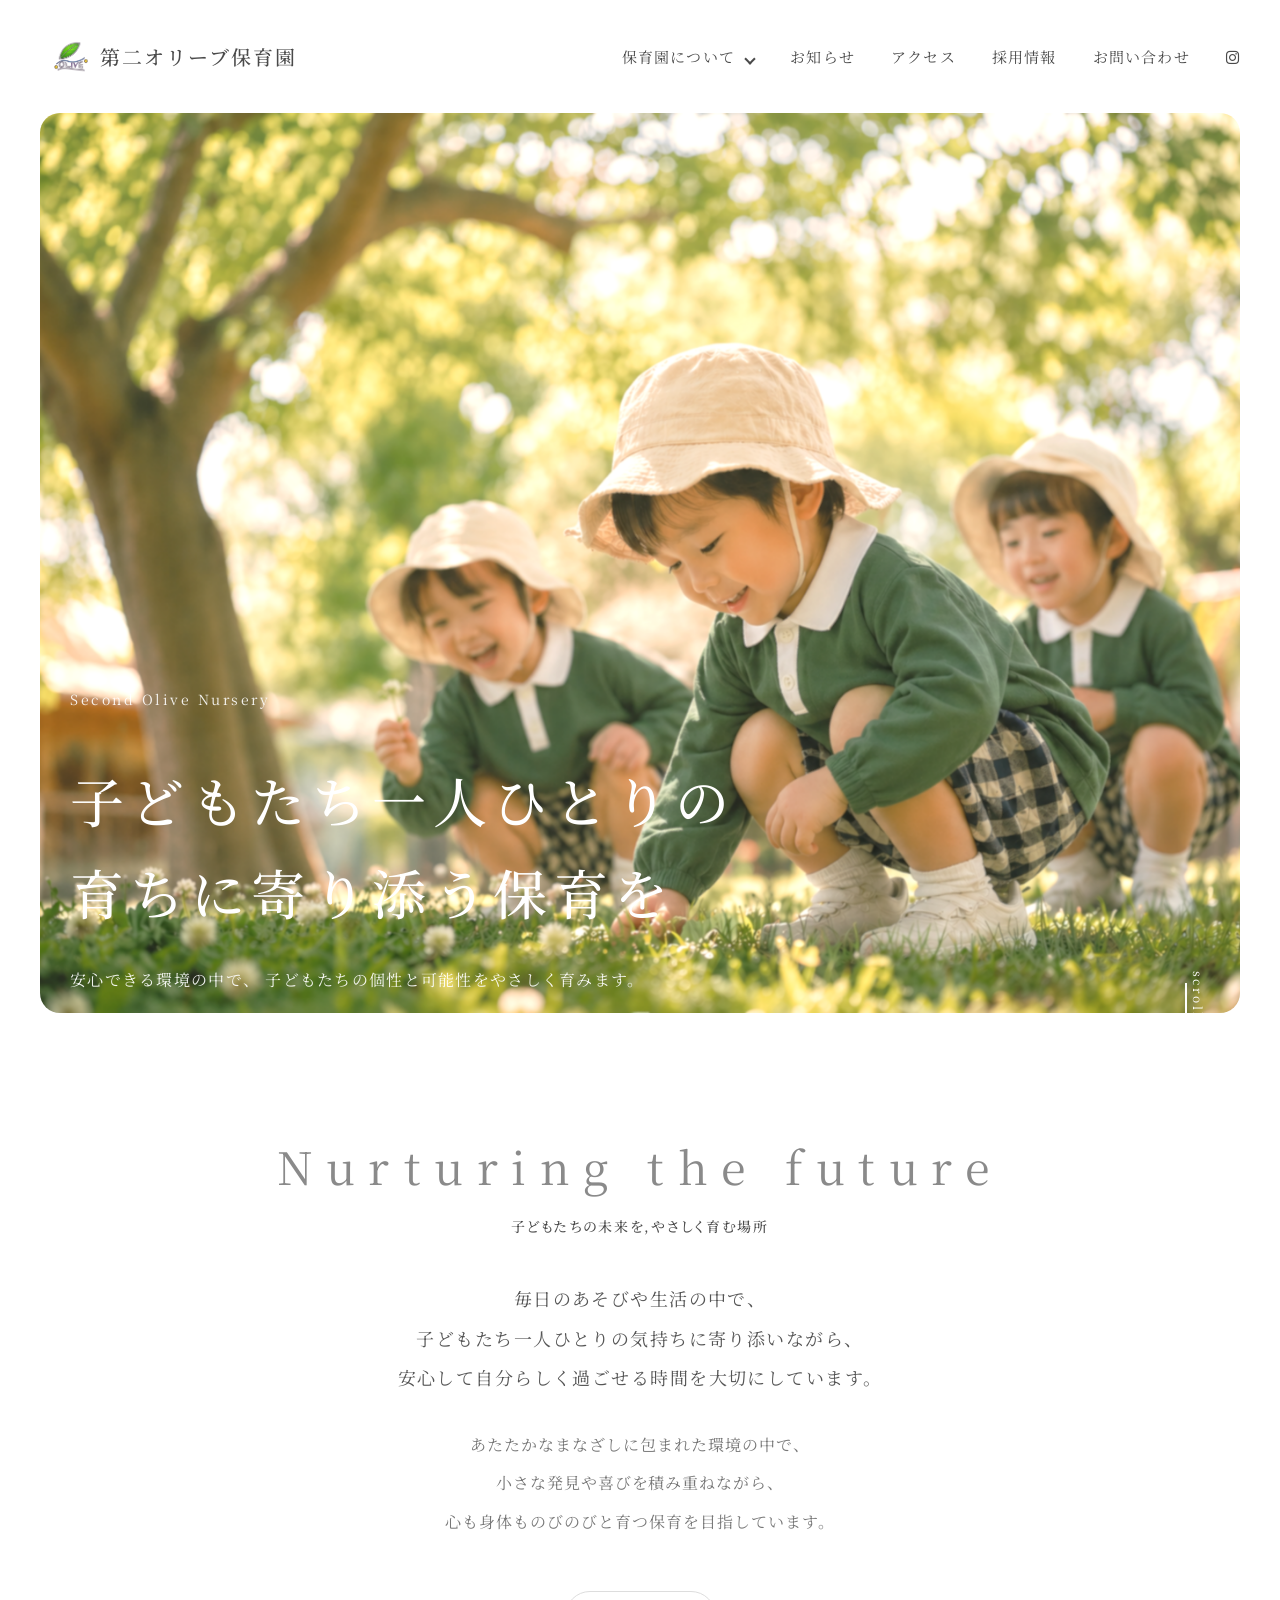
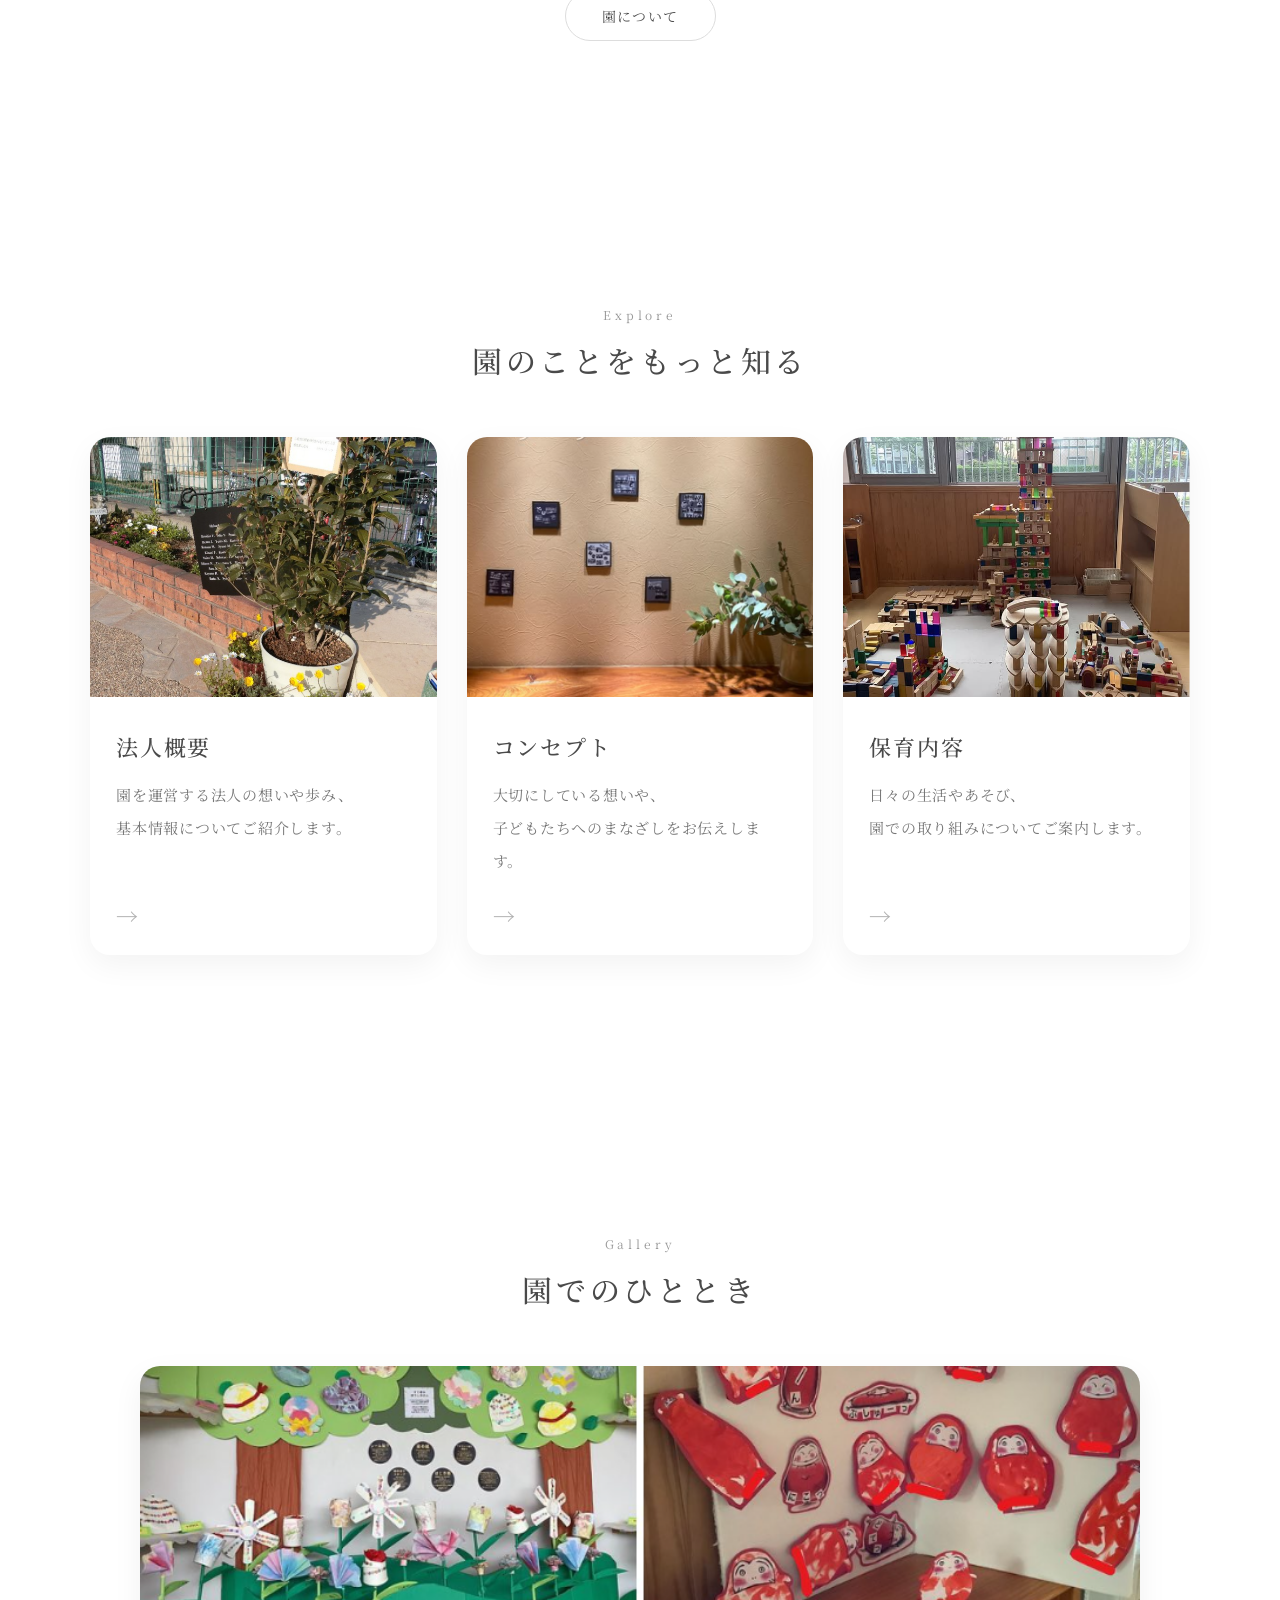
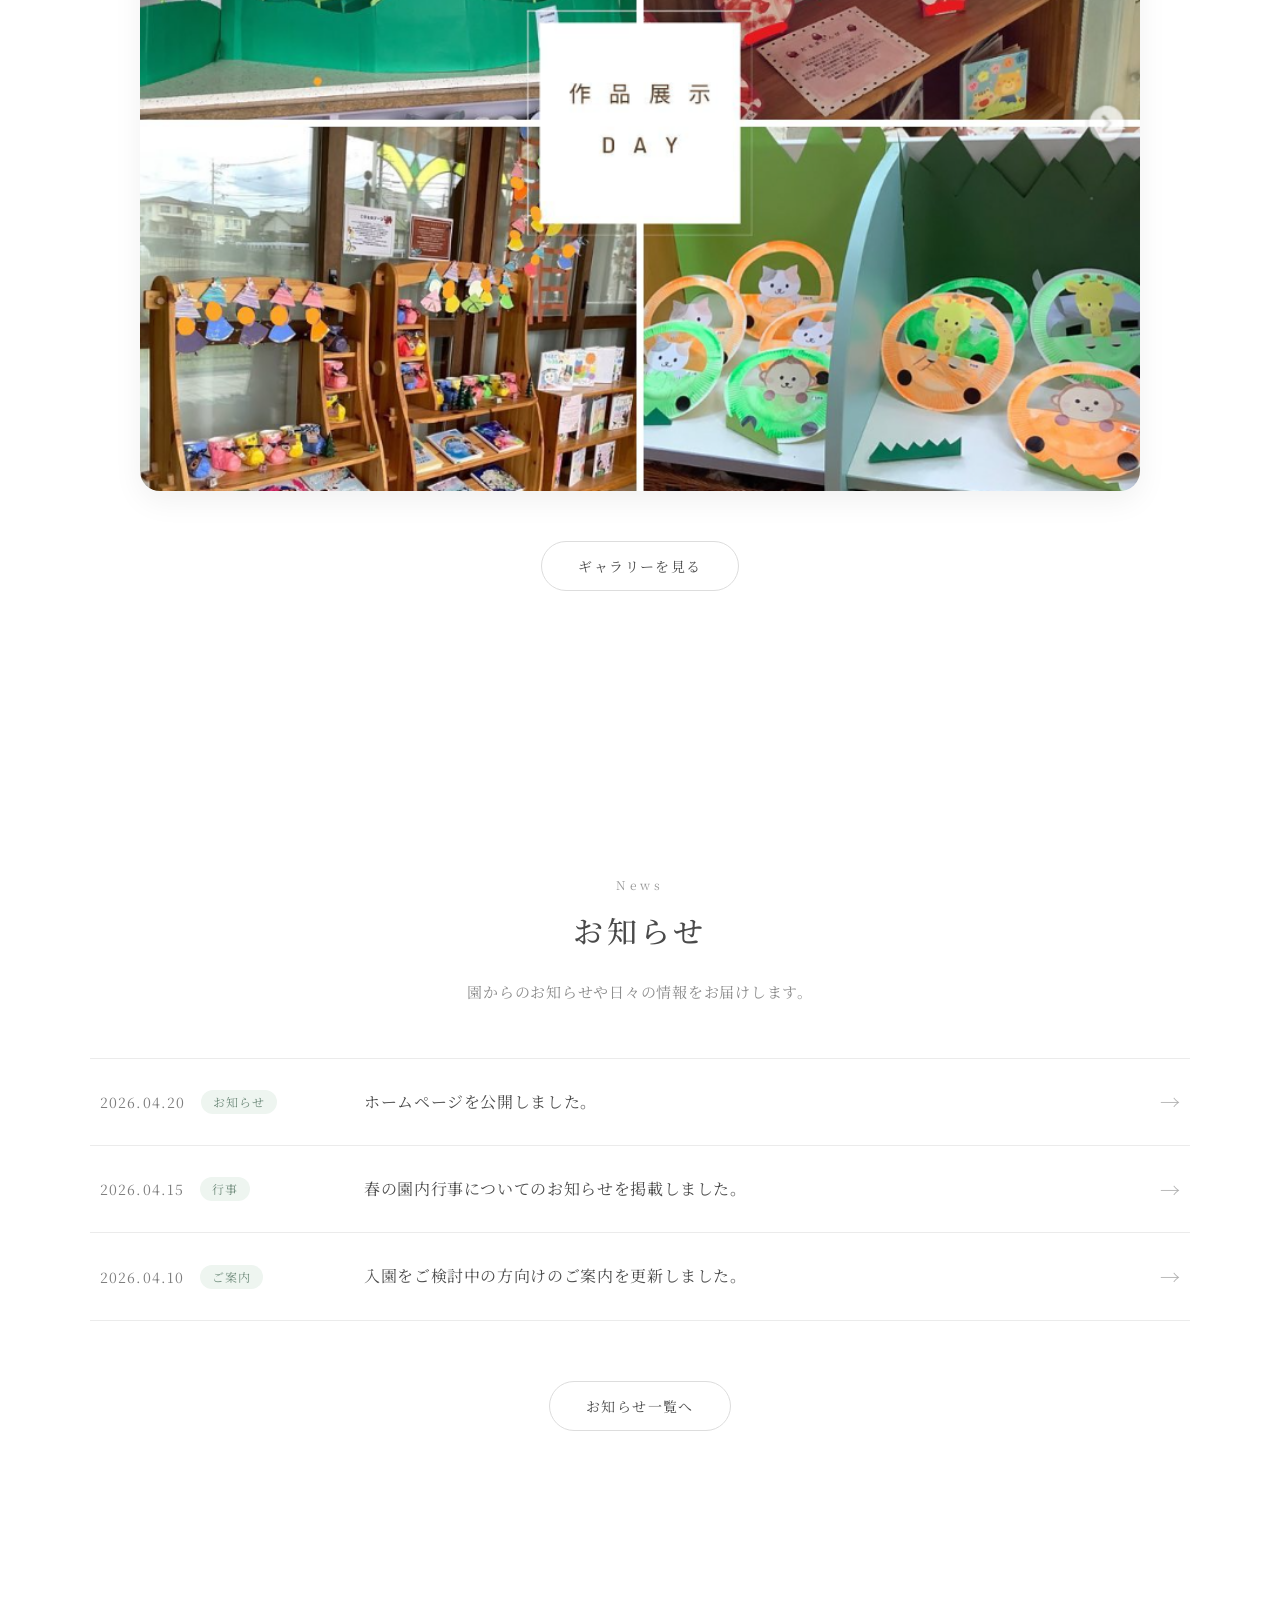
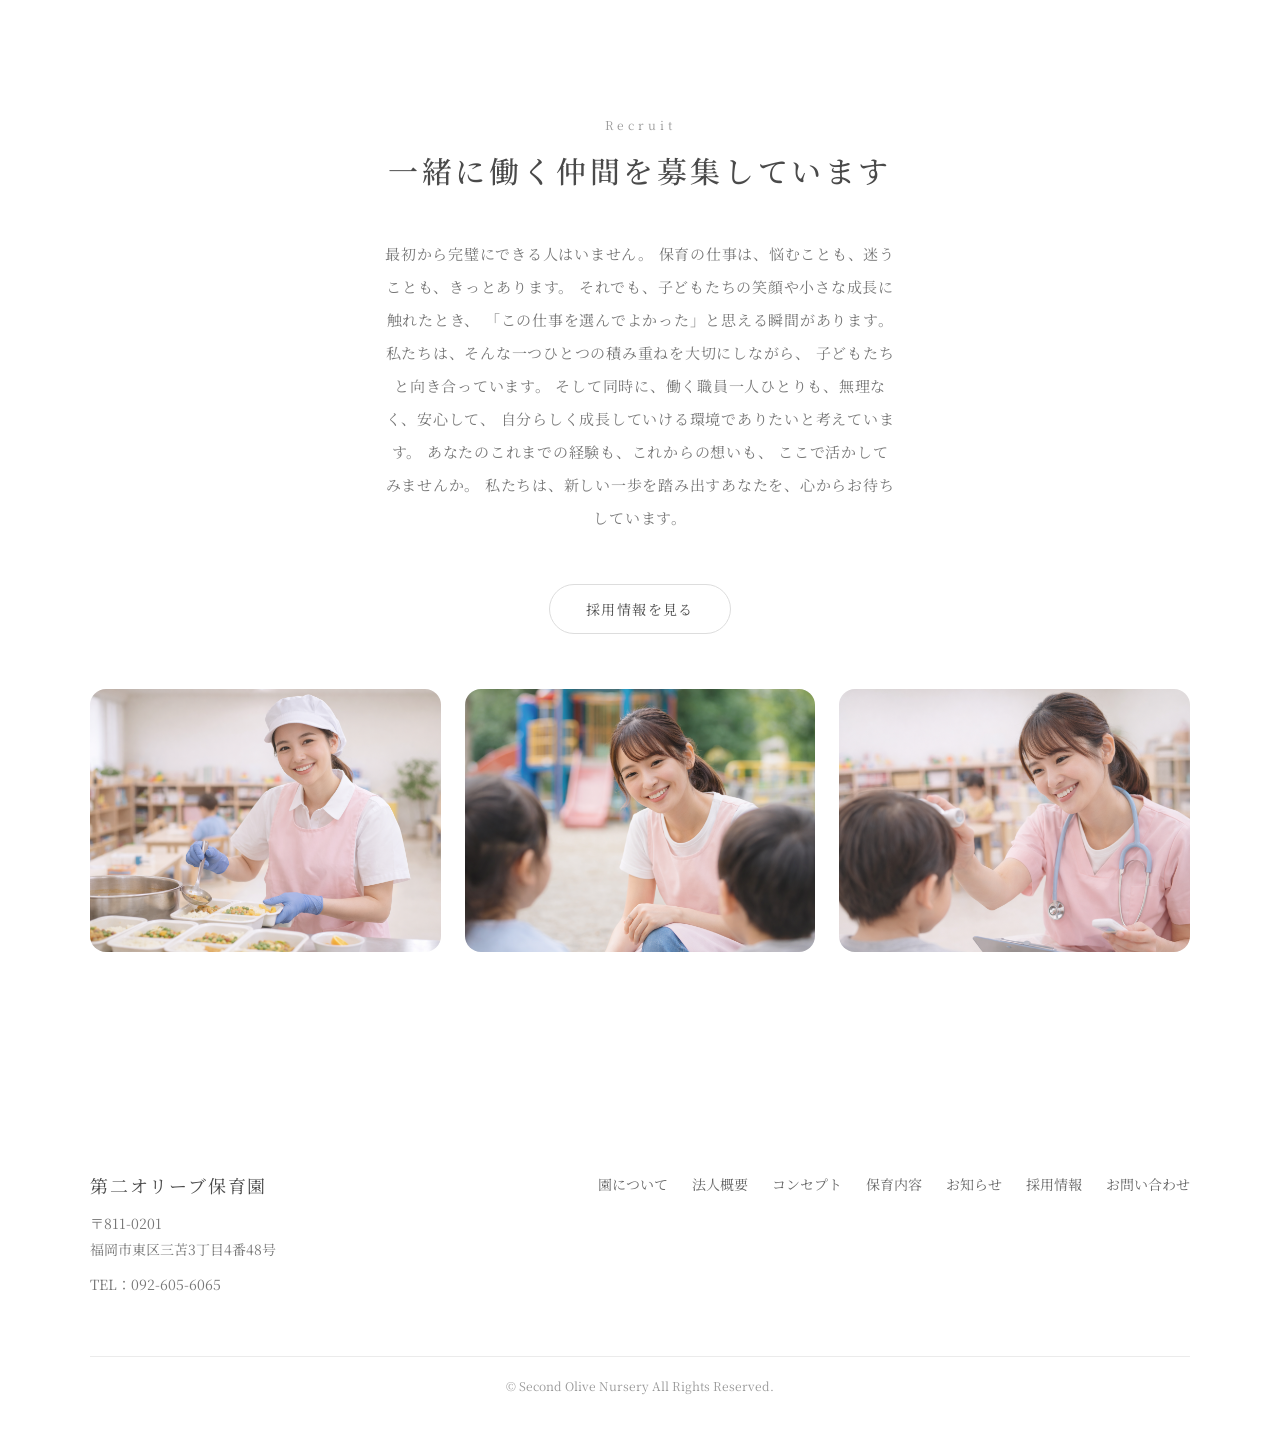
<file: index.html>
<!DOCTYPE html>
<html lang="ja">
<head>
  <meta charset="UTF-8">
  <meta name="viewport" content="width=device-width, initial-scale=1.0">
  <title>Second Olive Nursery | 子どもたちの未来を育む保育園</title>
  <meta name="description" content="Second Olive Nurseryは、子ども一人ひとりの個性を大切にし、安心できる環境で成長を支える保育園です。">
  <link rel="stylesheet" href="stylesheet.css">
  <link rel="stylesheet" href="responsive.css">
  <link href="https://fonts.googleapis.com/css2?family=Noto+Serif+JP:wght@400;500;600&display=swap" rel="stylesheet">
  <link rel="stylesheet" href="https://cdnjs.cloudflare.com/ajax/libs/font-awesome/6.5.2/css/all.min.css">
  <script async src="https://www.googletagmanager.com/gtag/js?id=G-06NSMRG1YZ"></script>
  <script>
    window.dataLayer = window.dataLayer || [];
    function gtag(){dataLayer.push(arguments);}
    gtag('js', new Date());
    gtag('config', 'G-06NSMRG1YZ');
  </script>
</head>
<body>
  <div id="opening">
    <div class="opening-inner">
      <h1 class="opening-title">第二オリーブ保育園</h1>
      <img src="images/pigeon_up01.png" id="pigeon" alt="鳩">
    </div>
  </div>
    <!-- header -->
    <header class="header">
      <div class="header-inner">
        <!-- ロゴ -->
        <a href="index.html" class="header-logo">
          <img src="images/olive_logo.png" alt="オリーブ保育園ロゴ">
          <span>第二オリーブ保育園</span>
        </a>
        <!-- PCナビ -->
        <nav class="header-nav">
          <ul class="nav-list">
            <li class="has-dropdown">
              <a href="#about">
                保育園について
                <span class="dropdown-icon"></span>
              </a>
              <ul class="dropdown-menu">
                <li><a href="company/index.html">法人概要</a></li>
                <li><a href="concept.html">コンセプト</a></li>
                <li><a href="service.html">保育内容</a></li>
              </ul>
            </li>
            <li><a href="#service">お知らせ</a></li>
            <li><a href="#news">アクセス</a></li>
            <li><a href="#access">採用情報</a></li>
            <li><a href="#contact">お問い合わせ</a></li>
            <li class="nav-instagram">
              <a href="https://www.instagram.com/アカウント名/" target="_blank" aria-label="Instagram">
                <i class="fa-brands fa-instagram"></i>
              </a>
            </li>
          </ul>
        </nav>
        <!-- ハンバーガー -->
        <button class="hamburger" aria-label="メニューを開く">
          <span></span>
          <span></span>
          <span></span>
        </button>
      </div>
      <!-- SPメニュー -->
      <nav class="sp-nav">
        <ul class="sp-nav-list">
          <li><a href="#about">園について</a></li>
          <li><a href="#service">保育内容</a></li>
          <li><a href="#news">お知らせ</a></li>
          <li><a href="#access">アクセス</a></li>
          <li><a href="#contact">お問い合わせ</a></li>
        </ul>
      </nav>
    </header>
    <div class="main-wrapper">
      <main>
        <!-- hero -->
        <section class="hero">
          <div class="hero-overlay"></div>
          <div class="hero-inner container">
            <div class="hero-text">
              <p class="hero-subtitle">Second Olive Nursery</p>
              <h1 class="hero-title">
                子どもたち一人ひとりの<br>
                育ちに寄り添う保育を
              </h1>
              <p class="hero-description">
                安心できる環境の中で、
                子どもたちの個性と可能性をやさしく育みます。
              </p>
            </div>
            <div class="hero-scroll">
              <span>scroll</span>
            </div>
          </div>
        </section>
        <!-- intro -->
        <section class="intro">
          <div class="container">
            <h1 class="intro-en">
               Nurturing the future
            </h1>
            <h2 class="intro-title">
              子どもたちの未来を,やさしく育む場所
            </h2>
            <p class="intro-lead">
              毎日のあそびや生活の中で、<br>
              子どもたち一人ひとりの気持ちに寄り添いながら、<br>
              安心して自分らしく過ごせる時間を大切にしています。
            </p>
            <p class="intro-text">
              あたたかなまなざしに包まれた環境の中で、<br>
              小さな発見や喜びを積み重ねながら、<br>
              心も身体ものびのびと育つ保育を目指しています。
            </p>
            <div class="btn-wrapper">
              <a href="#about" class="btn btn-primary">
                <span>園について</span>
              </a>
            </div>  
          </div>
        </section>
        <!-- page-links -->
        <section class="page-links" id="about">
          <div class="container">
            <div class="page-links-head">
              <p class="section-en">Explore</p>
              <h2 class="section-title">園のことをもっと知る</h2>
            </div>
            <div class="page-links-grid">
              <a href="company/index.html" class="page-card">
                <div class="page-card-image">
                  <img src="images/gaiyou.png" alt="法人概要">
                </div>
                <div class="page-card-body">
                  <h3 class="page-card-title">法人概要</h3>
                  <p class="page-card-text">
                    園を運営する法人の想いや歩み、<br>
                    基本情報についてご紹介します。
                  </p>
                  <span class="page-card-arrow">→</span>
                </div>
              </a>
              <a href="concept.html" class="page-card">
                <div class="page-card-image">
                  <img src="images/konsept.png" alt="コンセプト">
                </div>
                <div class="page-card-body">
                  <h3 class="page-card-title">コンセプト</h3>
                  <p class="page-card-text">
                    大切にしている想いや、<br>
                    子どもたちへのまなざしをお伝えします。
                  </p>
                  <span class="page-card-arrow">→</span>
                </div>
              </a>
              <a href="service.html" class="page-card">
                <div class="page-card-image">
                  <img src="images/hoikunaiyou.png" alt="保育内容">
                </div>
                <div class="page-card-body">
                  <h3 class="page-card-title">保育内容</h3>
                  <p class="page-card-text">
                    日々の生活やあそび、<br>
                    園での取り組みについてご案内します。
                  </p>
                  <span class="page-card-arrow">→</span>
                </div>
              </a>
            </div>
          </div>
        </section>
        <!-- gallery -->
        <section class="gallery">
          <div class="container">
            <div class="gallery-head">
              <p class="section-en">Gallery</p>
              <h2 class="section-title">園でのひととき</h2>
            </div>
            <div class="gallery-single">
              <img src="images/gallery.png" alt="園で遊ぶ子どもたちの様子">
            </div>
            <div class="gallery-btn">
              <a href="gallery.html" class="btn btn-primary">
                <span>ギャラリーを見る</span>
              </a>
            </div>
          </div>
        </section>
        <!-- news -->
        <section class="news">
          <div class="container">
            <div class="news-head">
              <p class="section-en">News</p>
              <h2 class="section-title">お知らせ</h2>
              <p class="news-lead">
                園からのお知らせや日々の情報をお届けします。
              </p>
            </div>
            <div class="news-list">
              <a href="news-detail.html" class="news-item">
                <div class="news-meta">
                  <time datetime="2026-04-20" class="news-date">2026.04.20</time>
                  <span class="news-category">お知らせ</span>
                </div>
                <p class="news-text">ホームページを公開しました。</p>
                <span class="news-arrow">→</span>
              </a>
              <a href="news-detail.html" class="news-item">
                <div class="news-meta">
                  <time datetime="2026-04-15" class="news-date">2026.04.15</time>
                  <span class="news-category">行事</span>
                </div>
                <p class="news-text">春の園内行事についてのお知らせを掲載しました。</p>
                <span class="news-arrow">→</span>
              </a>
              <a href="news-detail.html" class="news-item">
                <div class="news-meta">
                  <time datetime="2026-04-10" class="news-date">2026.04.10</time>
                  <span class="news-category">ご案内</span>
                </div>
                <p class="news-text">入園をご検討中の方向けのご案内を更新しました。</p>
                <span class="news-arrow">→</span>
              </a>
            </div>
            <div class="news-btn">
              <a href="news.html" class="btn btn-primary">
                <span>お知らせ一覧へ</span>
              </a>
            </div>
          </div>
        </section>
        <!-- recruit -->
        <section class="recruit">
          <div class="container">
            <div class="recruit-head">
              <p class="section-en">Recruit</p>
              <h2 class="section-title">一緒に働く仲間を募集しています</h2>
            </div>
            <p class="recruit-text">
              最初から完璧にできる人はいません。
              保育の仕事は、悩むことも、迷うことも、きっとあります。
              それでも、子どもたちの笑顔や小さな成長に触れたとき、
             「この仕事を選んでよかった」と思える瞬間があります。
              私たちは、そんな一つひとつの積み重ねを大切にしながら、
              子どもたちと向き合っています。
              そして同時に、働く職員一人ひとりも、無理なく、安心して、
              自分らしく成長していける環境でありたいと考えています。
              あなたのこれまでの経験も、これからの想いも、
              ここで活かしてみませんか。
              私たちは、新しい一歩を踏み出すあなたを、心からお待ちしています。
            </p>
            <div class="recruit-btn">
              <a href="recruit.html" class="btn btn-primary">
                <span>採用情報を見る</span>
              </a>
            </div>
            <div class="recruit-images">
              <img src="images/tyourisi.png" alt="園の様子">
              <img src="images/hoikusi.png" alt="保育の様子">
              <img src="images/kanngosi.png" alt="職員の様子">
            </div>
          </div>
        </section>
      </main>
    </div>



    <!-- footer -->
    <a href="#" class="page-top" aria-label="ページ上部へ戻る">↑</a>
    <!-- footer -->
    <footer class="footer">
      <div class="container footer-inner">
        <div class="footer-top">
          <div class="footer-info">
            <p class="footer-name">第二オリーブ保育園</p>
            <p class="footer-address">
              〒811-0201<br>
              福岡市東区三苫3丁目4番48号
            </p>
            <p class="footer-tel">
              TEL：092-605-6065
            </p>
          </div>
          <nav class="footer-nav">
            <ul>
              <li><a href="#about">園について</a></li>
              <li><a href="company/index.html">法人概要</a></li>
              <li><a href="concept.html">コンセプト</a></li>
              <li><a href="service.html">保育内容</a></li>
              <li><a href="news.html">お知らせ</a></li>
              <li><a href="recruit.html">採用情報</a></li>
              <li><a href="contact.html">お問い合わせ</a></li>
            </ul>
          </nav>
        </div>
        <div class="footer-bottom">
          <p class="copyright">
            © Second Olive Nursery All Rights Reserved.
          </p>
        </div>
      </div>
    </footer>
    <script src="script.js"></script>
</body>
</html>
</file>
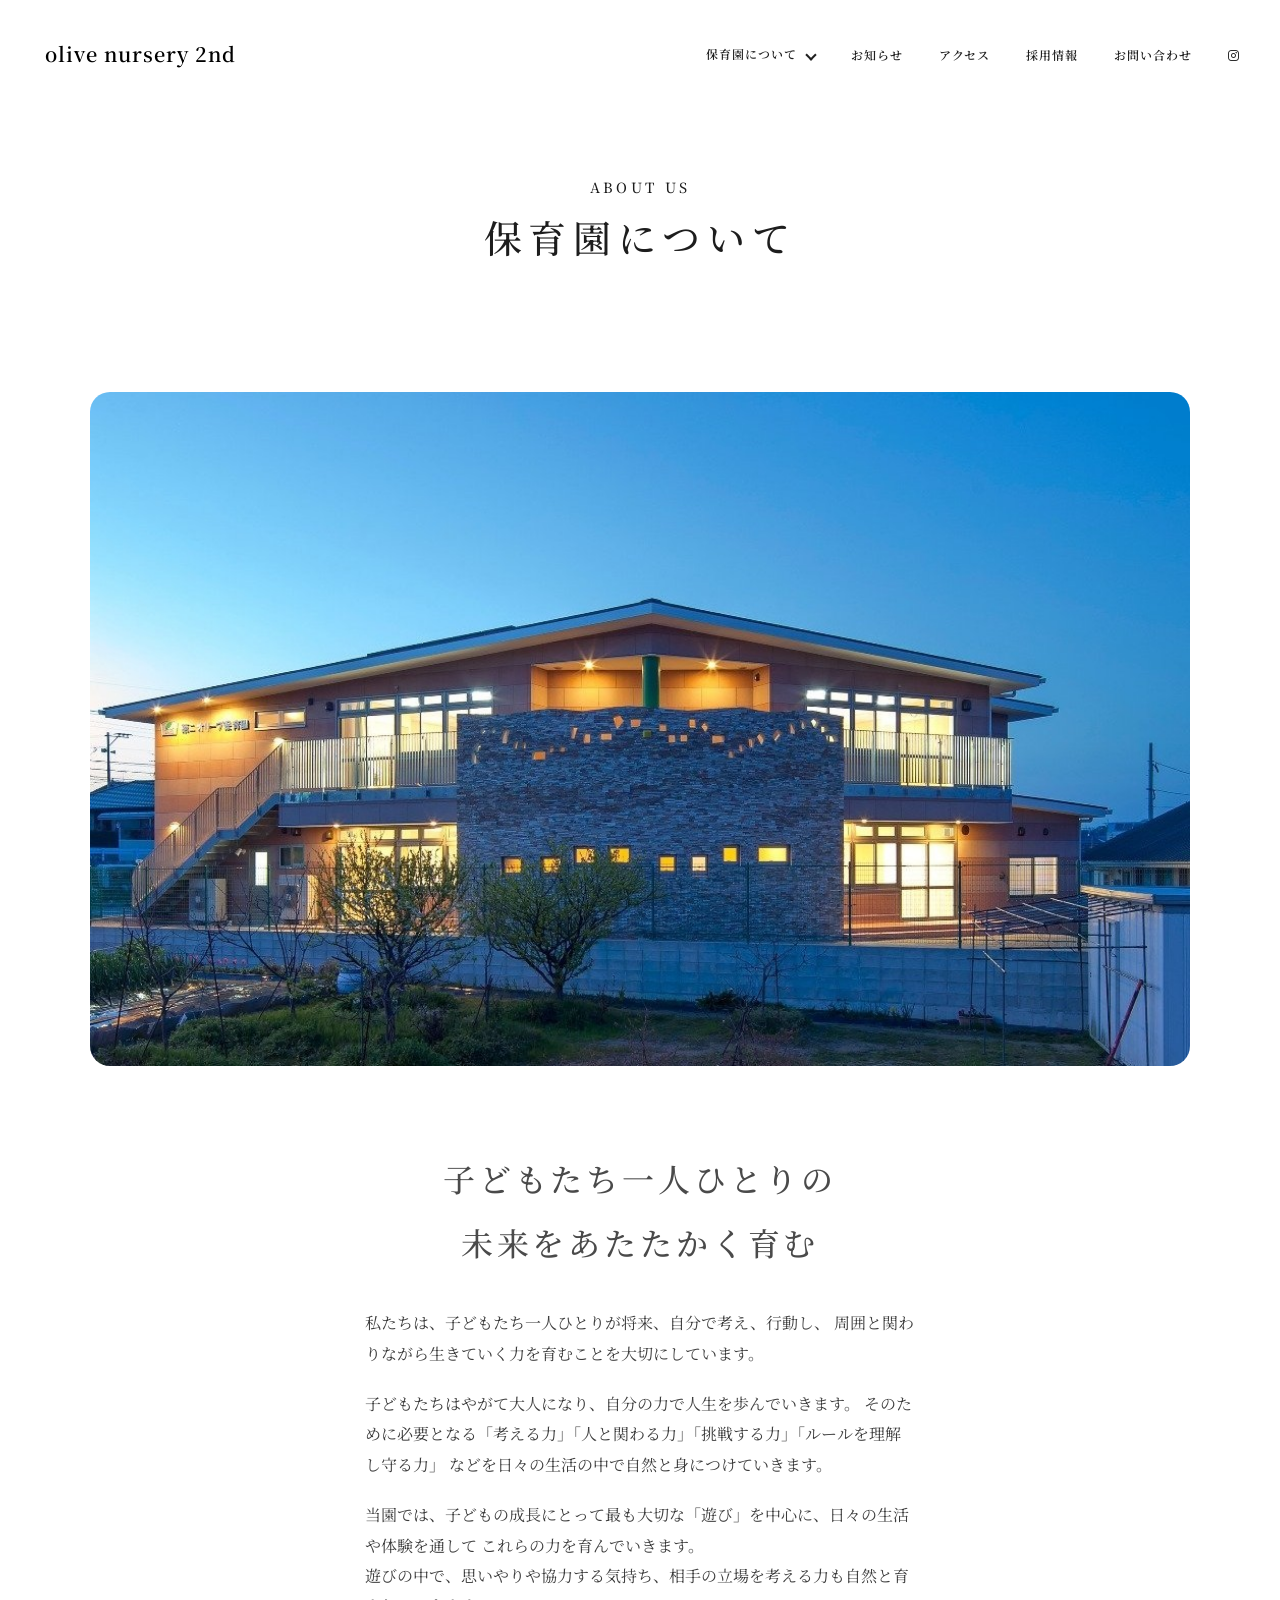
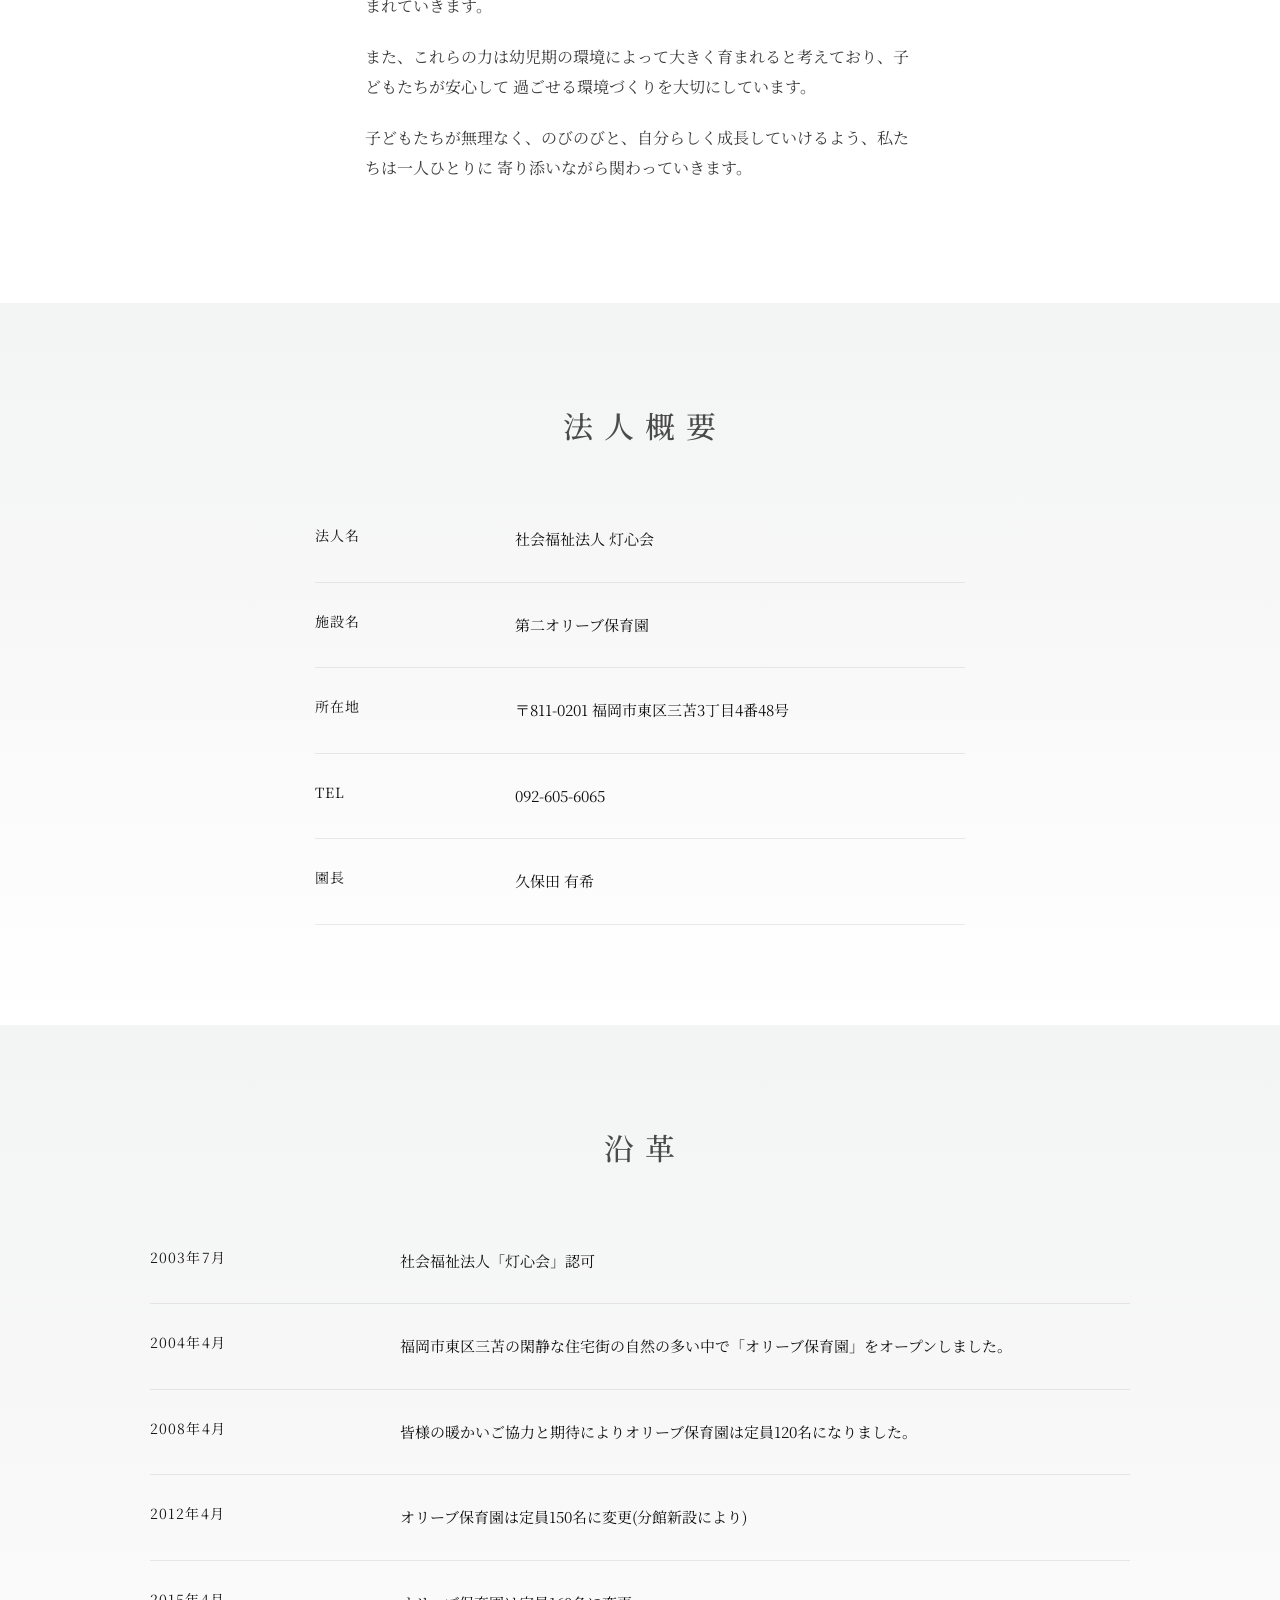
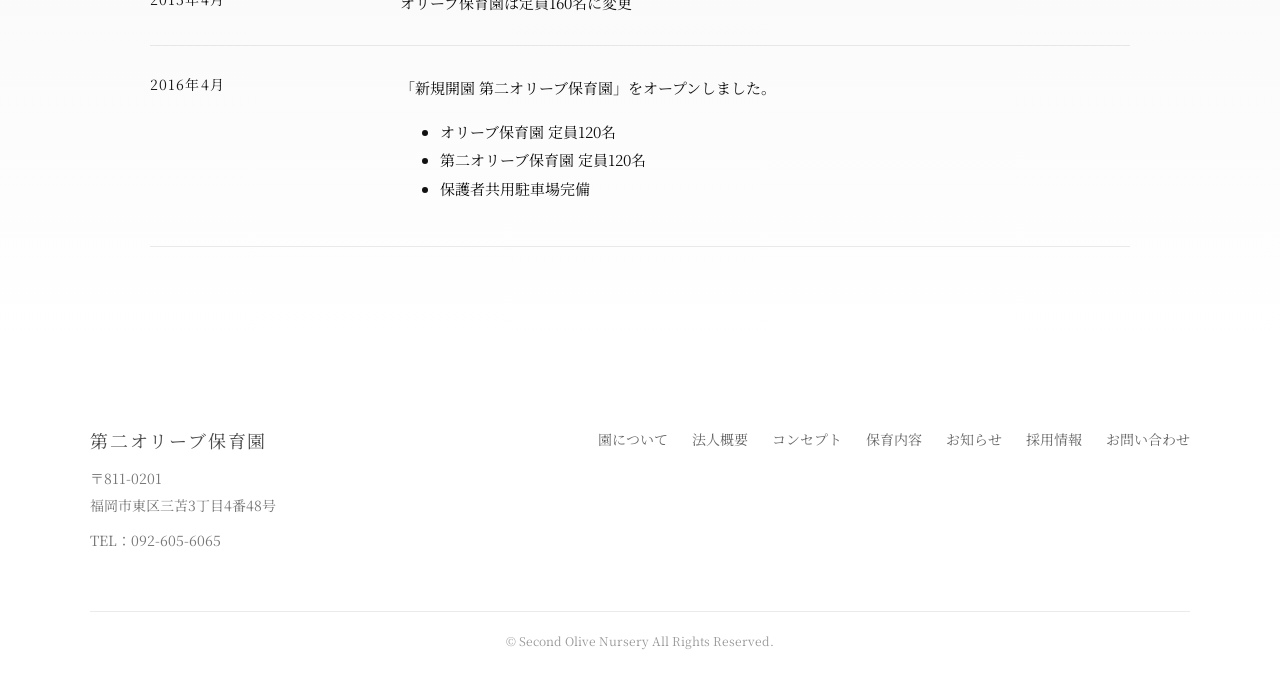
<file: company/index.html>
<!DOCTYPE html>
<html lang="ja">
<head>
  <meta charset="UTF-8">
  <meta name="viewport" content="width=device-width, initial-scale=1.0">
  <title>Second Olive Nursery | 子どもたちの未来を育む保育園</title>
  <meta name="description" content="Second Olive Nurseryは、子ども一人ひとりの個性を大切にし、安心できる環境で成長を支える保育園です。">
  <link rel="stylesheet" href="stylesheet.css">
  <link rel="stylesheet" href="responsive.css">
  <link href="https://fonts.googleapis.com/css2?family=Noto+Serif+JP:wght@400;500;600&display=swap" rel="stylesheet">
  <link rel="stylesheet" href="https://cdnjs.cloudflare.com/ajax/libs/font-awesome/6.5.2/css/all.min.css">
  <script async src="https://www.googletagmanager.com/gtag/js?id=G-06NSMRG1YZ"></script>
  <script>
    window.dataLayer = window.dataLayer || [];
    function gtag(){dataLayer.push(arguments);}
    gtag('js', new Date());
    gtag('config', 'G-06NSMRG1YZ');
  </script>
</head>
<body>
  <!-- header -->
  <header class="header header-test">
    <div class="header-inner">
      <!-- ロゴ -->
      <a href="index.html" class="header-logo">
        <span>olive nursery 2nd</span>
      </a>
      <!-- PCナビ -->
      <nav class="header-nav">
        <ul class="nav-list">
          <li class="has-dropdown">
            <a href="#about">
              保育園について
              <span class="dropdown-icon"></span>
            </a>
            <ul class="dropdown-menu">
              <li><a href="corporate.html">法人概要</a></li>
              <li><a href="concept.html">コンセプト</a></li>
              <li><a href="service.html">保育内容</a></li>
            </ul>
          </li>
          <li><a href="#service">お知らせ</a></li>
          <li><a href="#news">アクセス</a></li>
          <li><a href="#access">採用情報</a></li>
          <li><a href="#contact">お問い合わせ</a></li>
          <li class="nav-instagram">
            <a href="https://www.instagram.com/アカウント名/" target="_blank" aria-label="Instagram">
              <i class="fa-brands fa-instagram"></i>
            </a>
          </li>
        </ul>
      </nav>
      <!-- ハンバーガー -->
      <button class="hamburger" aria-label="メニューを開く">
        <span></span>
        <span></span>
        <span></span>
      </button>
    </div>
    <!-- SPメニュー -->
    <nav class="sp-nav">
      <ul class="sp-nav-list">
        <li><a href="#about">園について</a></li>
        <li><a href="#service">保育内容</a></li>
        <li><a href="#news">お知らせ</a></li>
        <li><a href="#access">アクセス</a></li>
        <li><a href="#contact">お問い合わせ</a></li>
      </ul>
    </nav>
  </header>
  <div class="main-wrapper">
    <main>
      <!-- hero -->
      <section class="corporate-hero">
        <div class="container">
          <div class="page-label">
            <p>ABOUT US</p>
            <h1>保育園について</h1>
          </div>
        </div>
      </section>
      <section class="corporate-message">
        <div class="container">
          <div class="corporate-image">
            <img src="../images/dainiolive.jpg" alt="第二オリーブ保育園の法人概要">
          </div>
          <div class="corporate-lead ">
            <h2>
              子どもたち一人ひとりの<br>
              未来をあたたかく育む
            </h2>
            <p>
              私たちは、子どもたち一人ひとりが将来、自分で考え、行動し、
              周囲と関わりながら生きていく力を育むことを大切にしています。
            </p>
            <p>
              子どもたちはやがて大人になり、自分の力で人生を歩んでいきます。
              そのために必要となる「考える力」「人と関わる力」「挑戦する力」「ルールを理解し守る力」
              などを日々の生活の中で自然と身につけていきます。
            </p>
            <p>
              当園では、子どもの成長にとって最も大切な「遊び」を中心に、日々の生活や体験を通して
              これらの力を育んでいきます。<br>
              遊びの中で、思いやりや協力する気持ち、相手の立場を考える力も自然と育まれていきます。
            </p>
            <p>
              また、これらの力は幼児期の環境によって大きく育まれると考えており、子どもたちが安心して
              過ごせる環境づくりを大切にしています。
            </p>
            <p>
              子どもたちが無理なく、のびのびと、自分らしく成長していけるよう、私たちは一人ひとりに
              寄り添いながら関わっていきます。
            </p>
          </div>
        </div>
      </section>
      <!-- profile -->
      <section class="corporate-profile">
        <div class="container">
          <h2 class="section-heading">法 人 概 要</h2>
          <dl class="profile-list">
            <div>
              <dt>法人名</dt>
              <dd>社会福祉法人 灯心会</dd>
            </div>
            <div>
              <dt>施設名</dt>
              <dd>第二オリーブ保育園</dd>
            </div>
            <div>
              <dt>所在地</dt>
              <dd>〒811-0201 福岡市東区三苫3丁目4番48号</dd>
            </div>
            <div>
              <dt>TEL</dt>
              <dd>092-605-6065</dd>
            </div>
            <div>
              <dt>園長</dt>
              <dd>久保田 有希</dd>
            </div>
          </dl>
        </div>
      </section>
      <!-- history -->
      <section class="corporate-history">
        <div class="container">
          <h2 class="section-heading">沿 革</h2>
            <dl class="history-list">
            <div>
              <dt>2003年7月</dt>
              <dd>社会福祉法人「灯心会」認可</dd>
            </div>
            <div>
              <dt>2004年4月</dt>
              <dd>福岡市東区三苫の閑静な住宅街の自然の多い中で「オリーブ保育園」をオープンしました。</dd>
            </div>
            <div>
              <dt>2008年4月</dt>
              <dd>皆様の暖かいご協力と期待によりオリーブ保育園は定員120名になりました。</dd>
            </div>
            <div>
              <dt>2012年4月</dt>
              <dd>オリーブ保育園は定員150名に変更(分館新設により)</dd>
            </div>
            <div>
              <dt>2015年4月</dt>
              <dd>オリーブ保育園は定員160名に変更</dd>
            </div>
            <div>
              <dt>2016年4月</dt>
              <dd>
                「新規開園 第二オリーブ保育園」をオープンしました。
                <ul class="history-detail-list">
                  <li>オリーブ保育園 定員120名</li>
                  <li>第二オリーブ保育園 定員120名</li>
                  <li>保護者共用駐車場完備</li>
                </ul>
              </dd>
            </div>
          </dl>
        </div>
      </section>













    </main>
  </div>
  <!-- footer -->
  <a href="#" class="page-top" aria-label="ページ上部へ戻る">↑</a>
  <!-- footer -->
  <footer class="footer">
    <div class="container footer-inner">
      <div class="footer-top">
        <div class="footer-info">
          <p class="footer-name">第二オリーブ保育園</p>
          <p class="footer-address">
            〒811-0201<br>
            福岡市東区三苫3丁目4番48号
          </p>
          <p class="footer-tel">
            TEL：092-605-6065
          </p>
        </div>
        <nav class="footer-nav">
          <ul>
            <li><a href="#about">園について</a></li>
            <li><a href="corporate.html">法人概要</a></li>
            <li><a href="concept.html">コンセプト</a></li>
            <li><a href="service.html">保育内容</a></li>
            <li><a href="news.html">お知らせ</a></li>
            <li><a href="recruit.html">採用情報</a></li>
            <li><a href="contact.html">お問い合わせ</a></li>
          </ul>
        </nav>
      </div>
      <div class="footer-bottom">
        <p class="copyright">
          © Second Olive Nursery All Rights Reserved.
        </p>
      </div>
    </div>
  </footer>
  <script src="script.js"></script>
</body>
</html>
</file>
<file: stylesheet.css>
/* =========================
   共通
========================= */

body {
  font-family: "Noto Serif JP", serif;
  color: #4a4a4a;
  margin: 0;
}

.container {
  max-width: 1100px;
  margin: 0 auto;
  padding: 0 30px;
}

.main-wrapper {
  max-width: 1200px;
  margin: 0 auto;
  background: #ffffff;
  border-radius: 20px;
  overflow: visible;
}

html {
  scroll-behavior: smooth;
}

/* fade-up */
.fade-up {
  opacity: 0;
  transform: translateY(42px);
  transition: opacity 0.9s ease, transform 0.9s ease;
}

.fade-up.show {
  opacity: 1;
  transform: translateY(0);
}

/* =========================
   header
========================= */
.header {
  position: sticky;
  top: 0;
  width: 100%;
  z-index: 1000;
  background: #ffffff;
  transition: transform 0.35s ease, box-shadow 0.35s ease, background 0.35s ease;
}

.header.hide {
  transform: translateY(-100%);
}

.header.scrolled {
  background: #ffffff;
  box-shadow: 0 4px 12px rgba(0, 0, 0, 0.08);
}

.header-inner {
  max-width: 1200px;
  margin: 0 auto;
  padding: 35px 30px;
  display: flex;
  align-items: center;
  justify-content: space-between;
}

.header.scrolled .header-inner {
  padding: 22px 30px;
}

/* ロゴ */
.header-logo {
  display: flex;
  align-items: center;
  text-decoration: none;
}

.header-logo img {
  width: 60px;
  height: auto;
  display: block;
}

.header-logo span {
  font-size: 20px;
  font-weight: 500;
  letter-spacing: 0.08em;
  color: #4a4a4a;
  letter-spacing: 0.1em;
}

/* PCナビ */
.header-nav {
  display: block;
}

.nav-list {
  display: flex;
  align-items: center;
  gap: 36px;
  list-style: none;
  margin: 0;
  padding: 0;
}

.nav-list a {
  font-size: 15px;
  font-weight: 400;
  letter-spacing: 0.08em;
  color: #4a4a4a;
  text-decoration: none;
  transition: color 0.3s ease, opacity 0.3s ease;
}

.header.scrolled .nav-list a {
  color: #444;
}

.nav-list a:hover {
  opacity: 0.7;
}

/* ハンバーガー */
.hamburger {
  display: none;
  width: 32px;
  height: 24px;
  padding: 0;
  border: none;
  background: transparent;
  cursor: pointer;
  position: relative;
  z-index: 1100;
}

.hamburger span {
  display: block;
  width: 100%;
  height: 2px;
  background: #444;
  position: absolute;
  left: 0;
  transition: all 0.3s ease;
}

.hamburger span:nth-child(1) {
  top: 0;
}

.hamburger span:nth-child(2) {
  top: 11px;
}

.hamburger span:nth-child(3) {
  bottom: 0;
}

.header.scrolled .hamburger span {
  background: #444;
}

/* ハンバーガー開いた時 */
.hamburger.active span:nth-child(1) {
  transform: rotate(45deg);
  top: 11px;
}

.hamburger.active span:nth-child(2) {
  opacity: 0;
}

.hamburger.active span:nth-child(3) {
  transform: rotate(-45deg);
  bottom: 11px;
}

/* SPメニュー */
.sp-nav {
  position: fixed;
  top: 0;
  right: -100%;
  width: 100%;
  height: 100vh;
  background: rgba(255, 255, 255, 0.98);
  transition: right 0.4s ease;
  display: flex;
  justify-content: center;
  align-items: center;
}

.sp-nav.open {
  right: 0;
}

.sp-nav-list {
  list-style: none;
  margin: 0;
  padding: 0;
  text-align: center;
}

.sp-nav-list li {
  margin-bottom: 28px;
}

.sp-nav-list li:last-child {
  margin-bottom: 0;
}

.sp-nav-list a {
  font-size: 20px;
  font-weight: 400;
  letter-spacing: 0.08em;
  color: #444;
  text-decoration: none;
}

.has-dropdown {
  position: relative;
}

.has-dropdown > a {
  display: inline-block;
  padding: 10px 0;
}

.dropdown-menu {
  position: absolute;
  top: 100%;
  left: 50%;
  transform: translateX(-50%) translateY(10px);
  min-width: 180px;
  padding: 14px 0;
  margin: 0;
  list-style: none;
  background: rgba(255, 255, 255, 0.98);
  border-radius: 14px;
  box-shadow: 0 12px 24px rgba(0, 0, 0, 0.08);
  opacity: 0;
  visibility: hidden;
  transition: all 0.3s ease;
  z-index: 1000;
}

.dropdown-menu li {
  margin: 0;
}

.dropdown-menu a {
  display: block;
  padding: 10px 20px;
  font-size: 14px;
  color: #4a4a4a;
  text-decoration: none;
  white-space: nowrap;
  transition: background 0.3s ease, color 0.3s ease;
}

.dropdown-menu a:hover {
  background: #f5f8f6;
  color: #7a9b8a;
}

.has-dropdown:hover .dropdown-menu {
  opacity: 1;
  visibility: visible;
  transform: translateX(-50%) translateY(0);
}

.dropdown-icon {
  display: inline-block;
  margin-left: 6px;
  width: 6px;
  height: 6px;
  border-right: 2px solid currentColor;
  border-bottom: 2px solid currentColor;
  transform: rotate(45deg);
  transition: transform 0.3s ease;
}

.has-dropdown:hover .dropdown-icon {
  transform: rotate(225deg);
}

.dropdown-menu {
  transform: translateX(-50%) translateY(10px);
}

.has-dropdown:hover .dropdown-menu {
  transform: translateX(-50%) translateY(0);
}

.header-instagram {
  display: flex;
  align-items: center;
  justify-content: center;
  width: 42px;
  height: 42px;
  margin-left: 24px;
  color: #4a4a4a;
  text-decoration: none;
  font-size: 22px;
  transition: opacity 0.3s ease, transform 0.3s ease;
}

.header-instagram:hover {
  opacity: 0.7;
  transform: translateY(-2px);
}


/* =========================
   hero
========================= */
.hero {
  position: relative;
  width: 100%;
  height: 100vh;
  min-height: 720px;
  background: url("images/hero_02_1.png") no-repeat center center / cover;
  overflow: hidden;
  border-radius: 20px;
  margin-top: 0;
}

.hero-overlay {
  position: absolute;
  inset: 0;
  z-index: 1;
}

.hero-inner {
  position: relative;
  z-index: 2;
  max-width: 1200px;
  height: 100%;
  margin: 0 auto;
  padding: 0 30px 70px;
  display: flex;
  flex-direction: column;
  justify-content: flex-end;
}

.hero-text {
  max-width: 680px;
  color: #ffffff;
}

.hero-subtitle {
  margin-bottom: 20px;
  font-size: 14px;
  font-weight: 400;
  letter-spacing: 0.18em;
  color: rgba(255, 255, 255, 0.9);
}

.hero-title {
  margin-bottom: 24px;
  font-size: 54px;
  font-weight: 500;
  line-height: 1.7;
  letter-spacing: 0.12em;
  color: #ffffff;
}

.hero-description {
  font-size: 16px;
  font-weight: 400;
  line-height: 2.2;
  letter-spacing: 0.08em;
  color: rgba(255, 255, 255, 0.92);
}

.hero-scroll {
  position: absolute;
  right: 30px;
  bottom: 40px;
  writing-mode: vertical-rl;
  text-orientation: mixed;
}

.hero-scroll span {
  font-size: 12px;
  letter-spacing: 0.2em;
  color: #fff;
  text-shadow: 0 2px 6px rgba(0,0,0,0.4);
  position: relative;
}

.hero-scroll span::after {
  content: "";
  display: block;
  width: 2px;
  height: 60px;
  margin: 12px auto 0;
  background: #fff;
  box-shadow: 0 2px 6px rgba(0,0,0,0.4);
}

/* =========================
   intro
========================= */
.intro {
  padding: 120px 0;
  background: #ffffff;
  text-align: center;
}

.intro-en {
  margin: 0 0 16px;
  font-size: 45px;
  font-weight: 400;
  letter-spacing: 0.3em;
  color: #8a8a8a;
}

.intro-title {
  margin: 0 0 40px;
  font-size: 14px;
  font-weight: 500;
  line-height: 1.8;
  letter-spacing: 0.12em;
  color: #4a4a4a;
  font-feature-settings: "palt";
}

.intro-lead {
  margin: 0 0 28px;
  font-size: 18px;
  font-weight: 400;
  line-height: 2.2;
  letter-spacing: 0.08em;
  color: #555;
}

.intro-text {
  margin: 0;
  font-size: 16px;
  font-weight: 400;
  line-height: 2.4;
  letter-spacing: 0.06em;
  color: #777;
}

/* ボタン全体 */
.btn-wrapper {
  margin-top: 50px;
  text-align: center;
}

/* ボタン本体 */
.btn {
  display: inline-block;
  padding: 14px 36px;
  font-size: 14px;
  letter-spacing: 0.1em;
  text-decoration: none;
  border-radius: 30px;
  transition: all 0.3s ease;
}

.btn-primary {
  position: relative;
  display: inline-block;
  padding: 14px 36px;
  font-size: 14px;
  letter-spacing: 0.1em;
  text-decoration: none;
  border-radius: 30px;
  overflow: hidden;
  color: #4a4a4a;
  background: #ffffff;
  border: 1px solid #ddd;
  transition: color 0.3s ease;
}

/* めくれる部分 */
.btn-primary::before {
  content: "";
  position: absolute;
  top: 0;
  left: 0;
  width: 0%;
  height: 100%;
  background: #444;
  transition: width 0.4s ease;
  z-index: 0;
}

/* テキストを前面に */
.btn-primary span {
  position: relative;
  z-index: 1;
}

/* hover */
.btn-primary:hover::before {
  width: 100%;
}

.btn-primary:hover {
  color: #ffffff;
}

/* =========================
   page links
========================= */

.page-links {
  padding: 140px 0 140px;
  background: #ffffff;
}

.page-links-head {
  margin-bottom: 50px;
  text-align: center;
}

.section-en {
  margin: 0 0 10px;
  font-size: 12px;
  font-weight: 400;
  letter-spacing: 0.32em;
  color: #9a9a9a;
}

.section-title {
  margin: 0;
  font-size: 30px;
  font-weight: 500;
  line-height: 1.8;
  letter-spacing: 0.12em;
  color: #4a4a4a;
}

.page-links-grid {
  display: grid;
  grid-template-columns: repeat(3, 1fr);
  gap: 30px;
}

.page-card {
  display: flex;
  flex-direction: column;
  height: 100%;
  background: #fff;
  border-radius: 20px;
  overflow: hidden;
  text-decoration: none;
  box-shadow: 0 10px 30px rgba(0, 0, 0, 0.05);
  transition: transform 0.35s ease, box-shadow 0.35s ease;
}

.page-card:hover {
  transform: translateY(-4px);
  box-shadow: 0 16px 36px rgba(0, 0, 0, 0.08);
}

.page-card-image {
  aspect-ratio: 4 / 3;
  overflow: hidden;
}

.page-card-image img {
  width: 100%;
  height: 100%;
  object-fit: cover;
  display: block;
  transition: transform 0.6s ease;
}

.page-card:hover .page-card-image img {
  transform: scale(1.03);
}

.page-card-body {
  display: flex;
  flex-direction: column;
  flex-grow: 1;
  padding: 32px 26px 28px;
}

.page-card-title {
  margin: 0 0 16px;
  font-size: 22px;
  margin-bottom: 14px;
  font-weight: 500;
  letter-spacing: 0.08em;
  line-height: 1.6;
  color: #4a4a4a;
}

.page-card-text {
  margin: 0;
  font-size: 15px;
  font-weight: 400;
  line-height: 2.2;
  letter-spacing: 0.05em;
  color: #777;
}

.page-card-arrow {
  margin-top: auto;
  padding-top: 28px;
  font-size: 22px;
  line-height: 1;
  color: #b0b0b0;
  transition: transform 0.3s ease, color 0.3s ease;
}

.page-card:hover .page-card-arrow {
  transform: translateX(6px);
  color: #7a9b8a;
}

/* =========================
   gallery
========================= */
.gallery {
  padding: 140px 0;
  background: #ffffff;
}

.gallery-head {
  margin-bottom: 50px;
  text-align: center;
}

.gallery-lead {
  margin: 18px auto 0;
  max-width: 680px;
  font-size: 15px;
  line-height: 2.2;
  letter-spacing: 0.05em;
  color: #8a8a8a;
}

.gallery-grid {
  display: grid;
  grid-template-columns: repeat(3, 1fr);
  gap: 24px;
}

.gallery-item {
  border-radius: 18px;
  overflow: hidden;
  background: #f8f8f8;
  box-shadow: 0 6px 18px rgba(0, 0, 0, 0.04);
}

.gallery-item img {
  display: block;
  width: 100%;
  aspect-ratio: 4 / 3;
  object-fit: cover;
  transition: transform 0.5s ease;
}

.gallery-item:hover img {
  transform: scale(1.04);
}

.gallery-single {
  max-width: 1000px; /* ←大きさの上限 */
  margin: 0 auto;
  border-radius: 20px;
  overflow: hidden;
  box-shadow: 0 10px 30px rgba(0,0,0,0.06);
}

.gallery-single img {
  width: 100%;
  height: auto;
  display: block;
}

.gallery-btn {
  margin-top: 50px;
  text-align: center;
}

/* =========================
   news
========================= */
.news {
  padding: 140px 0;
  background: #ffffff;
}

.news-head {
  margin-bottom: 50px;
  text-align: center;
}

.news-lead {
  margin: 18px auto 0;
  max-width: 620px;
  font-size: 15px;
  line-height: 2.2;
  letter-spacing: 0.05em;
  color: #8a8a8a;
}

.news-list {
  border-top: 1px solid rgba(0, 0, 0, 0.08);
}

.news-item {
  display: flex;
  align-items: center;
  gap: 24px;
  padding: 28px 10px;
  border-bottom: 1px solid rgba(0, 0, 0, 0.08);
  text-decoration: none;
  transition: background 0.3s ease;
}

.news-item:hover {
  background: #fafcfb;
}

.news-meta {
  display: flex;
  align-items: center;
  gap: 16px;
  min-width: 240px;
  flex-shrink: 0;
}

.news-date {
  font-size: 14px;
  letter-spacing: 0.08em;
  color: #7d7d7d;
}

.news-category {
  display: inline-block;
  padding: 6px 12px;
  font-size: 12px;
  line-height: 1;
  letter-spacing: 0.08em;
  color: #6f8b7b;
  background: #eef5f0;
  border-radius: 20px;
}

.news-text {
  margin: 0;
  flex: 1;
  font-size: 16px;
  line-height: 1.9;
  letter-spacing: 0.04em;
  color: #4a4a4a;
}

.news-arrow {
  font-size: 20px;
  color: #b0b0b0;
  transition: transform 0.3s ease, color 0.3s ease;
}

.news-item:hover .news-arrow {
  transform: translateX(4px);
  color: #7a9b8a;
}

.news-btn {
  margin-top: 60px;
  text-align: center;
}

/* =========================
   recruit（シンプル版）
========================= */
.recruit {
  padding: 140px 0;
  background: #ffffff;
  text-align: center;
}

.recruit-head {
  margin-bottom: 40px;
}

.recruit-text {
  margin: 0 auto 50px;
  max-width: 510px;
  font-size: 15px;
  line-height: 2.2;
  letter-spacing: 0.05em;
  color: #777;
}

/* 画像3枚 */
.recruit-images {
  display: grid;
  grid-template-columns: repeat(3, 1fr);
  gap: 24px;
}

.recruit-images img {
  width: 100%;
  border-radius: 16px;
  object-fit: cover;
  aspect-ratio: 4 / 3;
  transition: transform 0.4s ease;
}

.recruit-images img:hover {
  transform: scale(1.03);
}

.recruit-btn {
  margin: 40px 0 50px;
}

/* =========================
   page top
========================= */
.page-top {
  position: fixed;
  right: 30px;
  bottom: 30px;
  width: 54px;
  height: 54px;
  display: flex;
  align-items: center;
  justify-content: center;
  border-radius: 50%;
  background: rgba(255, 255, 255, 0.92);
  color: #4a4a4a;
  text-decoration: none;
  font-size: 20px;
  line-height: 1;
  box-shadow: 0 8px 20px rgba(0, 0, 0, 0.08);
  border: 1px solid rgba(0, 0, 0, 0.06);
  opacity: 0;
  visibility: hidden;
  transform: translateY(12px);
  transition: opacity 0.3s ease, transform 0.3s ease, background 0.3s ease;
  z-index: 1000;
}

.page-top.show {
  opacity: 1;
  visibility: visible;
  transform: translateY(0);
}

.page-top:hover {
  background: #4a4a4a;
  color: #ffffff;
}

/* =========================
   footer
========================= */
.footer {
  padding: 80px 0 40px;
}

.footer-inner {
  max-width: 1100px;
  margin: 0 auto;
}

/* 上段 */
.footer-top {
  display: flex;
  justify-content: space-between;
  gap: 40px;
  flex-wrap: wrap;
}

/* 左：情報 */
.footer-name {
  margin: 0 0 12px;
  font-size: 18px;
  letter-spacing: 0.1em;
  color: #4a4a4a;
}

.footer-address,
.footer-tel {
  margin: 0 0 8px;
  font-size: 14px;
  line-height: 1.9;
  color: #777;
}

/* 右：ナビ */
.footer-nav ul {
  display: flex;
  flex-wrap: wrap;
  gap: 18px 24px;
  list-style: none;
  padding: 0;
  margin: 0;
}

.footer-nav a {
  font-size: 14px;
  color: #666;
  text-decoration: none;
  transition: color 0.3s ease;
}

.footer-nav a:hover {
  color: #7a9b8a;
}

/* 下段 */
.footer-bottom {
  margin-top: 50px;
  padding-top: 20px;
  border-top: 1px solid rgba(0,0,0,0.08);
  text-align: center;
}

.copyright {
  margin: 0;
  font-size: 12px;
  color: #999;
}

/* ===== オープニング ===== */
#opening {
  position: fixed;
  inset: 0;
  background: #fff;
  z-index: 9999;
  display: flex;
  align-items: center;
  justify-content: center;
}

.opening-inner {
  text-align: center;
  position: relative;
}

.opening-title {
  font-size: 28px;
  letter-spacing: 0.1em;
  margin-bottom: 40px;
  color: #333;
  opacity: 0;
  animation: fadeIn 1.2s ease forwards;
}

/* 鳩 */
#pigeon {
  position: absolute;
  left: -150px;
  top: 120%;
  transform: translateY(-50%);
  width: 120px;
  animation: fly 3s linear forwards, float 2s ease-in-out infinite;
}

/* 横移動 */
@keyframes fly {
  0% {
    left: -150px;
  }
  100% {
    left: 110%;
  }
}

/* ふわっと上下 */
@keyframes float {
  0%, 100% {
    transform: translateY(-50%) translateY(0px);
  }
  50% {
    transform: translateY(-50%) translateY(-10px);
  }
}

/* フェードイン */
@keyframes fadeIn {
  to {
    opacity: 1;
  }
}

/* フェードアウト */
.fade-out {
  animation: fadeOut 1s ease forwards;
}

@keyframes fadeOut {
  to {
    opacity: 0;
    visibility: hidden;
  }
}

/* オープニングOFF用 */
#opening {
  display: none;
}
</file>
<file: responsive.css>
/* =========================
   responsive
========================= */
@media (max-width: 768px) {
  .header-inner {
    padding: 16px 20px;
  }

  .header-logo img {
    width: 58px;
  }

  .header-nav {
    display: none;
  }

  .hamburger {
    display: block;
  }

  .hero {
    height: 90vh;
    min-height: 620px;
    background-position: center center;
  }

  .hero-inner {
    padding: 0 20px 50px;
  }

  .hero-text {
    max-width: 100%;
  }

  .hero-subtitle {
    margin-bottom: 14px;
    font-size: 12px;
    letter-spacing: 0.14em;
  }

  .hero-title {
    margin-bottom: 18px;
    font-size: 32px;
    line-height: 1.6;
    letter-spacing: 0.06em;
  }

  .hero-description {
    font-size: 14px;
    line-height: 2;
  }

  .hero-scroll {
    right: 20px;
    bottom: 24px;
  }

  .hero-scroll span::after {
    height: 42px;
  }

  .intro {
  padding: 80px 0;
  }

  .intro-title {
  font-size: 24px;
  margin-bottom: 28px;
  }

  .intro-lead {
  font-size: 15px;
  margin-bottom: 20px;
  }

  .intro-text {
  font-size: 14px;
  }

  .page-links {
  padding: 80px 0 90px;
  }

  .page-links-head {
  margin-bottom: 32px;
  }

  .section-title {
  font-size: 24px;
  line-height: 1.7;
  }

  .page-links-grid {
  grid-template-columns: 1fr;
  gap: 24px;
  }

  .page-card-body {
  padding: 22px 20px 20px;
  }

  .page-card-title {
  margin-bottom: 12px;
  font-size: 20px;
  }

  .page-card-text {
  font-size: 14px;
  line-height: 2;
  }

  .page-card-arrow {
  padding-top: 22px;
  font-size: 20px;
  }

  .gallery {
  padding: 90px 0;
  }

  .gallery-head {
  margin-bottom: 32px;
  }

  .gallery-lead {
  font-size: 14px;
  line-height: 2;
  }

  .gallery-grid {
  grid-template-columns: 1fr;
  gap: 18px;
  }

  .news {
  padding: 90px 0;
}

.news-head {
  margin-bottom: 32px;
}

.news-lead {
  font-size: 14px;
  line-height: 2;
}

.news-item {
  flex-direction: column;
  align-items: flex-start;
  gap: 14px;
  padding: 22px 0;
}

.news-meta {
  min-width: auto;
  flex-wrap: wrap;
  gap: 12px;
}

.news-date {
  font-size: 13px;
}

.news-category {
  font-size: 11px;
  padding: 6px 10px;
}

.news-text {
  font-size: 15px;
  line-height: 1.8;
}

.news-arrow {
  font-size: 18px;
  align-self: flex-end;
}

.recruit {
  padding: 90px 0;
}

.recruit-text {
  font-size: 14px;
  line-height: 2;
  margin-bottom: 30px;
}

.recruit-images {
  grid-template-columns: 1fr;
  gap: 16px;
}

.page-top {
  right: 20px;
  bottom: 20px;
  width: 48px;
  height: 48px;
  font-size: 18px;
}

.footer {
  padding: 60px 0 30px;
}

.footer-top {
  flex-direction: column;
  gap: 30px;
}

.footer-nav ul {
  gap: 12px 16px;
}

.footer-name {
  font-size: 16px;
}

.footer-address,
.footer-tel {
  font-size: 13px;
}

}
</file>
<file: company/stylesheet.css>
/* =========================
   共通
========================= */

body {
  font-family: "Noto Serif JP", serif;
  color: #4a4a4a;
  margin: 0;
}

.container {
  max-width: 1100px;
  margin: 0 auto;
  padding: 0 0px;
  background: transparent;
}

.main-wrapper {
  max-width: none;
  width: 100%;
  margin: 0;
  background: transparent;
  overflow: visible;
}

html {
  scroll-behavior: smooth;
}

/* =========================
   header
========================= */
.header {
  position: sticky;
  top: 0;
  width: 100%;
  z-index: 1000;
  background: #ffffff;
  transition: transform 0.35s ease, box-shadow 0.35s ease, background 0.35s ease;
}

.header.hide {
  transform: translateY(-100%);
}

.header.scrolled {
  background: #ffffff;
  box-shadow: 0 4px 12px rgba(0, 0, 0, 0.08);
}

.header-inner {
  max-width: 1200px;
  margin: 0 auto;
  padding: 35px 30px;
  display: flex;
  align-items: center;
  justify-content: space-between;
}

.header.scrolled .header-inner {
  padding: 22px 30px;
}

/* ロゴ */
.header-logo {
  display: flex;
  align-items: center;
  text-decoration: none;
}

.header-logo img {
  width: 60px;
  height: auto;
  display: block;
}

.header-logo span {
  margin-left: 5px;
  font-size: 20px;
  font-weight: 600;
  color: #000000;
  letter-spacing: 0.05em;
}

/* PCナビ */
.header-nav {
  display: block;
}

.nav-list {
  display: flex;
  align-items: center;
  gap: 36px;
  list-style: none;
  margin: 0;
  padding: 0;
}

.nav-list a {
  font-size: 12px;
  font-weight: 600;
  letter-spacing: 0.08em;
  color: #202020;
  text-decoration: none;
  transition: color 0.3s ease, opacity 0.3s ease;
}

.header.scrolled .nav-list a {
  color: #444;
}

.nav-list a:hover {
  opacity: 0.7;
}

/* ハンバーガー */
.hamburger {
  display: none;
  width: 32px;
  height: 24px;
  padding: 0;
  border: none;
  background: transparent;
  cursor: pointer;
  position: relative;
  z-index: 1100;
}

.hamburger span {
  display: block;
  width: 100%;
  height: 2px;
  background: #444;
  position: absolute;
  left: 0;
  transition: all 0.3s ease;
}

.hamburger span:nth-child(1) {
  top: 0;
}

.hamburger span:nth-child(2) {
  top: 11px;
}

.hamburger span:nth-child(3) {
  bottom: 0;
}

.header.scrolled .hamburger span {
  background: #444;
}

/* ハンバーガー開いた時 */
.hamburger.active span:nth-child(1) {
  transform: rotate(45deg);
  top: 11px;
}

.hamburger.active span:nth-child(2) {
  opacity: 0;
}

.hamburger.active span:nth-child(3) {
  transform: rotate(-45deg);
  bottom: 11px;
}

/* SPメニュー */
.sp-nav {
  position: fixed;
  top: 0;
  right: -100%;
  width: 100%;
  height: 100vh;
  background: rgba(255, 255, 255, 0.98);
  transition: right 0.4s ease;
  display: flex;
  justify-content: center;
  align-items: center;
}

.sp-nav.open {
  right: 0;
}

.sp-nav-list {
  list-style: none;
  margin: 0;
  padding: 0;
  text-align: center;
}

.sp-nav-list li {
  margin-bottom: 28px;
}

.sp-nav-list li:last-child {
  margin-bottom: 0;
}

.sp-nav-list a {
  font-size: 20px;
  font-weight: 400;
  letter-spacing: 0.08em;
  color: #444;
  text-decoration: none;
}

.has-dropdown {
  position: relative;
}

.has-dropdown > a {
  display: inline-block;
  padding: 10px 0;
}

.dropdown-menu {
  position: absolute;
  top: 100%;
  left: 50%;
  transform: translateX(-50%) translateY(10px);
  min-width: 180px;
  padding: 14px 0;
  margin: 0;
  list-style: none;
  background: rgba(255, 255, 255, 0.98);
  box-shadow: 0 12px 24px rgba(0, 0, 0, 0.08);
  opacity: 0;
  visibility: hidden;
  transition: all 0.3s ease;
  z-index: 1000;
}

.dropdown-menu li {
  margin: 0;
}

.dropdown-menu a {
  display: block;
  padding: 10px 20px;
  font-size: 14px;
  color: #4a4a4a;
  text-decoration: none;
  white-space: nowrap;
  transition: background 0.3s ease, color 0.3s ease;
}

.dropdown-menu a:hover {
  background: #f5f8f6;
  color: #7a9b8a;
}

.has-dropdown:hover .dropdown-menu {
  opacity: 1;
  visibility: visible;
  transform: translateX(-50%) translateY(0);
}

.dropdown-icon {
  display: inline-block;
  margin-left: 6px;
  width: 6px;
  height: 6px;
  border-right: 2px solid currentColor;
  border-bottom: 2px solid currentColor;
  transform: rotate(45deg);
  transition: transform 0.3s ease;
}

.has-dropdown:hover .dropdown-icon {
  transform: rotate(225deg);
}

.dropdown-menu {
  transform: translateX(-50%) translateY(10px);
}

.has-dropdown:hover .dropdown-menu {
  transform: translateX(-50%) translateY(0);
}

.header-instagram {
  display: flex;
  align-items: center;
  justify-content: center;
  width: 42px;
  height: 42px;
  margin-left: 24px;
  color: #4a4a4a;
  text-decoration: none;
  font-size: 22px;
  transition: opacity 0.3s ease, transform 0.3s ease;
}

.header-instagram:hover {
  opacity: 0.7;
  transform: translateY(-2px);
}

/* =========================
   corporate page
========================= */

.corporate-hero {
  padding: 70px 0 70px;
  background: #ffffff;
  text-align: center;
}

.page-label {
  margin: 0 0 18px;
  font-size: 40px;
  letter-spacing: 0.1em;
  color: #1d1d1d;
}

.corporate-title {
  margin: 0;
  font-size: 42px;
  font-weight: 500;
  letter-spacing: 0.28em;
  color: #4a4a4a;
}

.corporate-message {
  padding: 40px 0 100px;
  background: #ffffff;
}

.corporate-image {
  margin: 0 auto 80px;
  overflow: hidden;
  border-radius: 20px;
}

.corporate-image img {
  width: 100%;
  display: block;
  height: 100%;
  object-fit: cover;
}

.page-label p{
  margin: 0 0 12px;
  font-size: 14px;
  letter-spacing: 0.24em;
  font-weight: 500;
}

.page-label h1 {
  margin: 0;
  font-size: 38px;
  font-weight: 500;
  letter-spacing: 0.18em;
}

.corporate-lead {
  max-width: 820px;
  margin: 0 auto;
  text-align: center;
}

.corporate-lead h2 {
  margin: 0 0 34px;
  font-size: 32px;
  line-height: 2;
  font-weight: 500;
  letter-spacing: 0.12em;
  color: #4a4a4a;
}

.corporate-lead p {
  max-width: 550px;
  margin-bottom: 20px;
  margin: 0 auto 20px;
  line-height: 1.9;
  text-align: left;
  word-break: break-word;
  color: #3c3c3c;
}

.corporate-profile,
.corporate-history {
  padding: 100px 0;
  background: linear-gradient(
    180deg,
    #f3f4f4 0%,
    #f8f8f8 45%,
    #ffffff 100%
  );
}

.section-heading {
  margin: 0 0 50px;
  font-size: 30px;
  font-weight: 500;
  letter-spacing: 0.05em;
  text-align: center;
  color: #4a4a4a;
}

.corporate-profile .profile-list {
  max-width: 650px;
  margin: 0 auto;
}

.corporate-history .history-list {
  max-width: 980px;
  margin: 0 auto;
}

.profile-list div,
.history-list div {
  display: grid;
  padding: 28px 0;
  border-bottom: 1px solid rgba(0,0,0,0.08);
  align-items: start;
}

.profile-list div {
  grid-template-columns: 160px 1fr;
  gap: 40px;
}

.history-list div {
  grid-template-columns: 180px 1fr;
  gap: 70px;
}

.profile-list dt,
.profile-list dd,
.history-list dt,
.history-list dd {
  text-align: left;
}

.profile-list dt,
.history-list dt {
  font-size: 14px;
  color: #181818;
  letter-spacing: 0.08em;
}

.profile-list dd,
.history-list dd {
  margin: 0;
  font-size: 15px;
  line-height: 1.9;
  
  color: #111111;
}





















/* =========================
   page top
========================= */
.page-top {
  position: fixed;
  right: 30px;
  bottom: 30px;
  width: 54px;
  height: 54px;
  display: flex;
  align-items: center;
  justify-content: center;
  border-radius: 50%;
  background: rgba(255, 255, 255, 0.92);
  color: #4a4a4a;
  text-decoration: none;
  font-size: 20px;
  line-height: 1;
  box-shadow: 0 8px 20px rgba(0, 0, 0, 0.08);
  border: 1px solid rgba(0, 0, 0, 0.06);
  opacity: 0;
  visibility: hidden;
  transform: translateY(12px);
  transition: opacity 0.3s ease, transform 0.3s ease, background 0.3s ease;
  z-index: 1000;
}

.page-top.show {
  opacity: 1;
  visibility: visible;
  transform: translateY(0);
}

.page-top:hover {
  background: #4a4a4a;
  color: #ffffff;
}

/* =========================
   footer
========================= */
.footer {
  padding: 80px 0 40px;
}

.footer-inner {
  max-width: 1100px;
  margin: 0 auto;
}

/* 上段 */
.footer-top {
  display: flex;
  justify-content: space-between;
  gap: 40px;
  flex-wrap: wrap;
}

/* 左：情報 */
.footer-name {
  margin: 0 0 12px;
  font-size: 18px;
  letter-spacing: 0.1em;
  color: #4a4a4a;
}

.footer-address,
.footer-tel {
  margin: 0 0 8px;
  font-size: 14px;
  line-height: 1.9;
  color: #777;
}

/* 右：ナビ */
.footer-nav ul {
  display: flex;
  flex-wrap: wrap;
  gap: 18px 24px;
  list-style: none;
  padding: 0;
  margin: 0;
}

.footer-nav a {
  font-size: 14px;
  color: #666;
  text-decoration: none;
  transition: color 0.3s ease;
}

.footer-nav a:hover {
  color: #7a9b8a;
}

/* 下段 */
.footer-bottom {
  margin-top: 50px;
  padding-top: 20px;
  border-top: 1px solid rgba(0,0,0,0.08);
  text-align: center;
}

.copyright {
  margin: 0;
  font-size: 12px;
  color: #999;
}

/* =========================
   chacha風：背景・余白・画像・fade追加
========================= */

/* page-linksより上は完全に白 */
.hero,
.intro {
  background-color: #ffffff;
}

/* page-links以降：各sectionごとに グレー → 白 */
.page-links,
.gallery,
.news,
.recruit {
  background: linear-gradient(
    180deg,
    #f3f4f4 0%,
    #f7f7f7 38%,
    #ffffff 100%
  );
}

/* fade-up */
.fade-up {
  opacity: 0;
  transform: translateY(42px);
  transition: opacity 0.9s ease, transform 0.9s ease;
}

.fade-up.show {
  opacity: 1;
  transform: translateY(0);
}
</file>
<file: company/responsive.css>
/* スマホ */
@media screen and (max-width: 768px) {
  .corporate-hero {
    padding: 90px 0 50px;
  }

  .corporate-title {
    font-size: 30px;
    letter-spacing: 0.2em;
  }

  .corporate-message {
    padding: 30px 0 70px;
  }

  .corporate-image {
    margin-bottom: 55px;
    border-radius: 18px;
  }

  .corporate-lead h2 {
    font-size: 23px;
    line-height: 1.9;
  }

  .corporate-profile,
  .corporate-history {
    padding: 75px 0;
  }

  .profile-list div,
  .history-list div {
    grid-template-columns: 1fr;
    gap: 10px;
    padding: 24px 0;
  }
}
</file>
